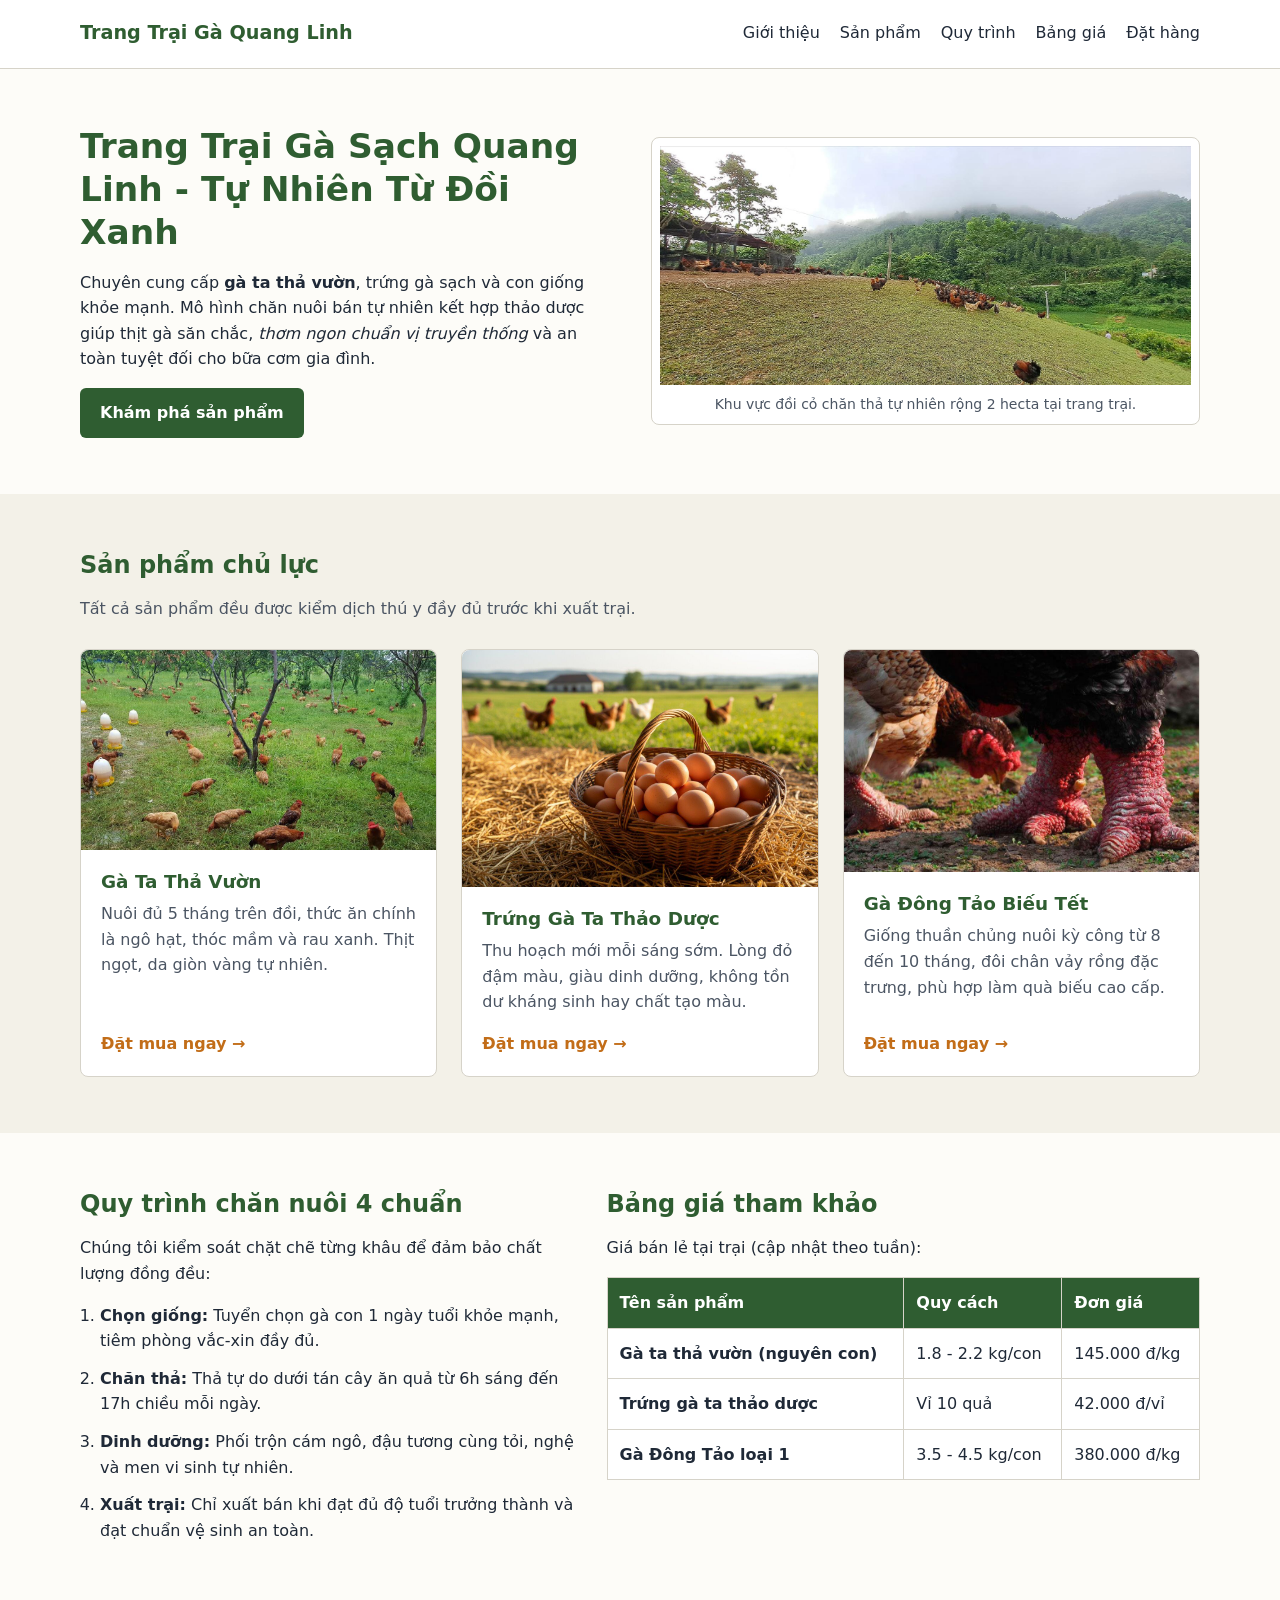
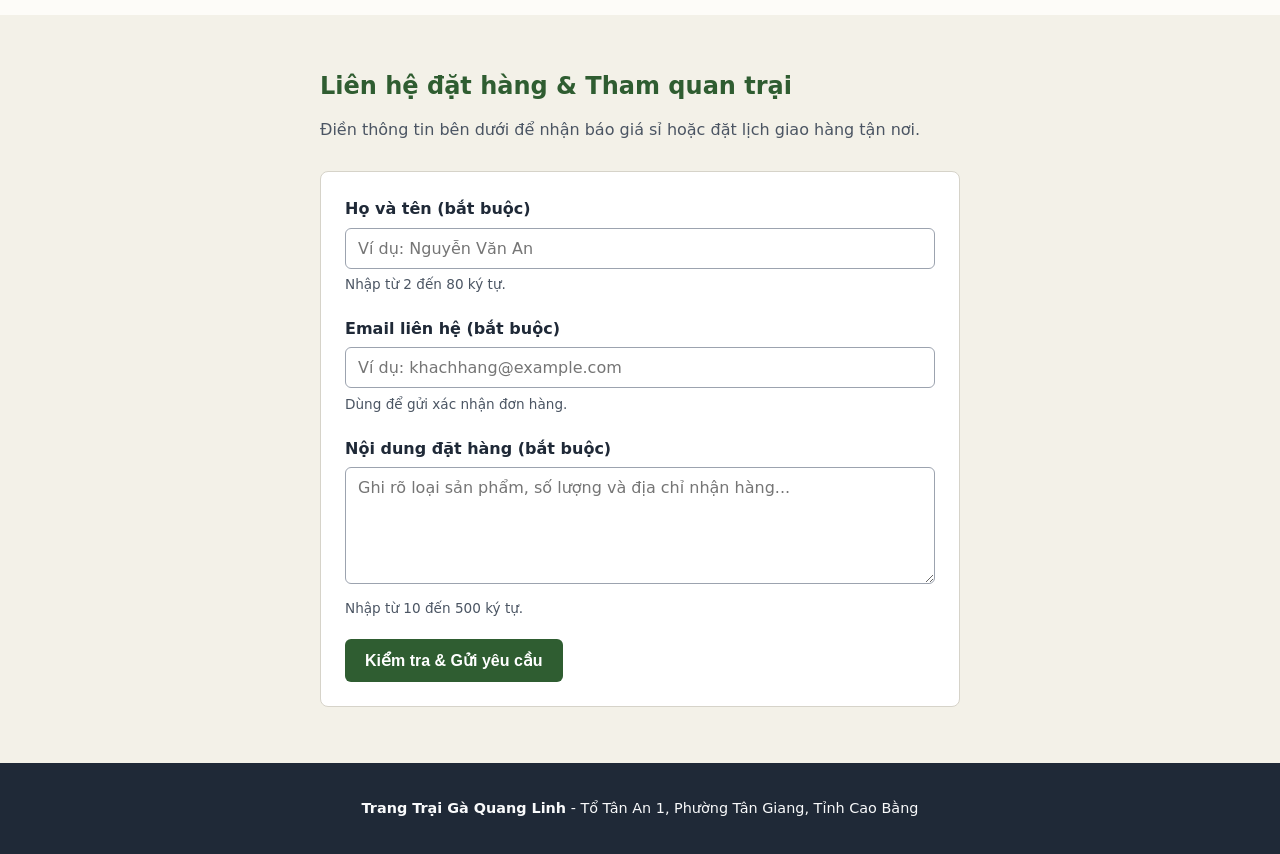
<file: index.html>
<!DOCTYPE html>
<html lang="vi">

<head>
    <meta charset="UTF-8">
    <meta name="viewport" content="width=device-width, initial-scale=1.0">
    <title>Trang Trại Gà Quang Linh</title>
    <link rel="stylesheet" href="css/style.css">
</head>

<body>
    <header class="site-header">
        <div class="container header-inner">
            <a href="index.html" class="brand">Trang Trại Gà Quang Linh</a>
            <nav class="site-nav" aria-label="Điều hướng chính">
                <a href="#gioi-thieu">Giới thiệu</a>
                <a href="#san-pham">Sản phẩm</a>
                <a href="#quy-trinh">Quy trình</a>
                <a href="#bang-gia">Bảng giá</a>
                <a href="#lien-he">Đặt hàng</a>
            </nav>
        </div>
    </header>

    <main>
        <section id="gioi-thieu" class="hero section">
            <div class="container hero-inner">
                <div class="hero-text">
                    <h1>Trang Trại Gà Sạch Quang Linh - Tự Nhiên Từ Đồi Xanh</h1>
                    <p>
                        Chuyên cung cấp <strong>gà ta thả vườn</strong>, trứng gà sạch và con giống khỏe mạnh.
                        Mô hình chăn nuôi bán tự nhiên kết hợp thảo dược giúp thịt gà săn chắc,
                        <em>thơm ngon chuẩn vị truyền thống</em> và an toàn tuyệt đối cho bữa cơm gia đình.
                    </p>
                    <a href="#san-pham" class="button">Khám phá sản phẩm</a>
                </div>
                <figure class="hero-media">
                    <img src="assets/images/trang-trai.jpg"
                        alt="Toàn cảnh khu đồi chăn nuôi gà thả vườn tại Trang Trại Gà Quang Linh" width="600"
                        height="400">
                    <figcaption>Khu vực đồi cỏ chăn thả tự nhiên rộng 2 hecta tại trang trại.</figcaption>
                </figure>
            </div>
        </section>

        <section id="san-pham" class="section section-alt">
            <div class="container">
                <h2>Sản phẩm chủ lực</h2>
                <p class="section-desc">Tất cả sản phẩm đều được kiểm dịch thú y đầy đủ trước khi xuất trại.</p>

                <div class="product-grid">
                    <article class="card">
                        <div class="card-thumb">
                            <img src="assets/images/ga-tha-vuon.jpg" alt="Gà ta thả vườn lông vàng óng khỏe mạnh"
                                width="400" height="260">
                        </div>
                        <div class="card-body">
                            <h3>Gà Ta Thả Vườn</h3>
                            <p>Nuôi đủ 5 tháng trên đồi, thức ăn chính là ngô hạt, thóc mầm và rau xanh. Thịt ngọt, da
                                giòn vàng tự nhiên.</p>
                            <a href="#lien-he" class="card-link">Đặt mua ngay →</a>
                        </div>
                    </article>

                    <article class="card">
                        <div class="card-thumb">
                            <img src="assets/images/trung-ga.jpg" alt="Khay trứng gà ta vỏ hồng tươi mới thu hoạch"
                                width="400" height="260">
                        </div>
                        <div class="card-body">
                            <h3>Trứng Gà Ta Thảo Dược</h3>
                            <p>Thu hoạch mới mỗi sáng sớm. Lòng đỏ đậm màu, giàu dinh dưỡng, không tồn dư kháng sinh hay
                                chất tạo màu.</p>
                            <a href="#lien-he" class="card-link">Đặt mua ngay →</a>
                        </div>
                    </article>

                    <article class="card">
                        <div class="card-thumb">
                            <img src="assets/images/ga-dong-tao.jpg" alt="Gà Đông Tảo thuần chủng chân to khỏe"
                                width="400" height="260">
                        </div>
                        <div class="card-body">
                            <h3>Gà Đông Tảo Biếu Tết</h3>
                            <p>Giống thuần chủng nuôi kỳ công từ 8 đến 10 tháng, đôi chân vảy rồng đặc trưng, phù hợp
                                làm quà biếu cao cấp.</p>
                            <a href="#lien-he" class="card-link">Đặt mua ngay →</a>
                        </div>
                    </article>
                </div>
            </div>
        </section>

        <section id="quy-trinh" class="section">
            <div class="container split-layout">
                <div class="process-box">
                    <h2>Quy trình chăn nuôi 4 chuẩn</h2>
                    <p>Chúng tôi kiểm soát chặt chẽ từng khâu để đảm bảo chất lượng đồng đều:</p>
                    <ol class="step-list">
                        <li><strong>Chọn giống:</strong> Tuyển chọn gà con 1 ngày tuổi khỏe mạnh, tiêm phòng vắc-xin đầy
                            đủ.</li>
                        <li><strong>Chăn thả:</strong> Thả tự do dưới tán cây ăn quả từ 6h sáng đến 17h chiều mỗi ngày.
                        </li>
                        <li><strong>Dinh dưỡng:</strong> Phối trộn cám ngô, đậu tương cùng tỏi, nghệ và men vi sinh tự
                            nhiên.</li>
                        <li><strong>Xuất trại:</strong> Chỉ xuất bán khi đạt đủ độ tuổi trưởng thành và đạt chuẩn vệ
                            sinh an toàn.</li>
                    </ol>
                </div>

                <div id="bang-gia" class="price-box">
                    <h2>Bảng giá tham khảo</h2>
                    <p>Giá bán lẻ tại trại (cập nhật theo tuần):</p>
                    <div class="table-wrapper">
                        <table>
                            <thead>
                                <tr>
                                    <th scope="col">Tên sản phẩm</th>
                                    <th scope="col">Quy cách</th>
                                    <th scope="col">Đơn giá</th>
                                </tr>
                            </thead>
                            <tbody>
                                <tr>
                                    <th scope="row">Gà ta thả vườn (nguyên con)</th>
                                    <td>1.8 - 2.2 kg/con</td>
                                    <td>145.000 đ/kg</td>
                                </tr>
                                <tr>
                                    <th scope="row">Trứng gà ta thảo dược</th>
                                    <td>Vỉ 10 quả</td>
                                    <td>42.000 đ/vỉ</td>
                                </tr>
                                <tr>
                                    <th scope="row">Gà Đông Tảo loại 1</th>
                                    <td>3.5 - 4.5 kg/con</td>
                                    <td>380.000 đ/kg</td>
                                </tr>
                            </tbody>
                        </table>
                    </div>
                </div>
            </div>
        </section>

        <section id="lien-he" class="section section-alt">
            <div class="container contact-container">
                <h2>Liên hệ đặt hàng & Tham quan trại</h2>
                <p class="section-desc">Điền thông tin bên dưới để nhận báo giá sỉ hoặc đặt lịch giao hàng tận nơi.</p>

                <form action="ket-qua.html" method="get" class="contact-form">
                    <div class="form-group">
                        <label for="fullname">Họ và tên (bắt buộc)</label>
                        <input type="text" id="fullname" name="fullname" placeholder="Ví dụ: Nguyễn Văn An"
                            autocomplete="name" required minlength="2" maxlength="80" aria-describedby="fullname-help">
                        <p id="fullname-help" class="help-text">Nhập từ 2 đến 80 ký tự.</p>
                    </div>

                    <div class="form-group">
                        <label for="email">Email liên hệ (bắt buộc)</label>
                        <input type="email" id="email" name="email" placeholder="Ví dụ: khachhang@example.com"
                            autocomplete="email" required aria-describedby="email-help">
                        <p id="email-help" class="help-text">Dùng để gửi xác nhận đơn hàng.</p>
                    </div>

                    <div class="form-group">
                        <label for="message">Nội dung đặt hàng (bắt buộc)</label>
                        <textarea id="message" name="message" rows="5"
                            placeholder="Ghi rõ loại sản phẩm, số lượng và địa chỉ nhận hàng..." required minlength="10"
                            maxlength="500" aria-describedby="message-help"></textarea>
                        <p id="message-help" class="help-text">Nhập từ 10 đến 500 ký tự.</p>
                    </div>

                    <button type="submit" class="button btn-submit">Kiểm tra & Gửi yêu cầu</button>
                </form>
            </div>
        </section>
    </main>

    <footer class="site-footer">
        <div class="container footer-inner">
            <p><strong>Trang Trại Gà Quang Linh</strong> - Tổ Tân An 1, Phường Tân Giang, Tỉnh Cao Bằng</p>
        </div>
    </footer>
</body>

</html>
</file>
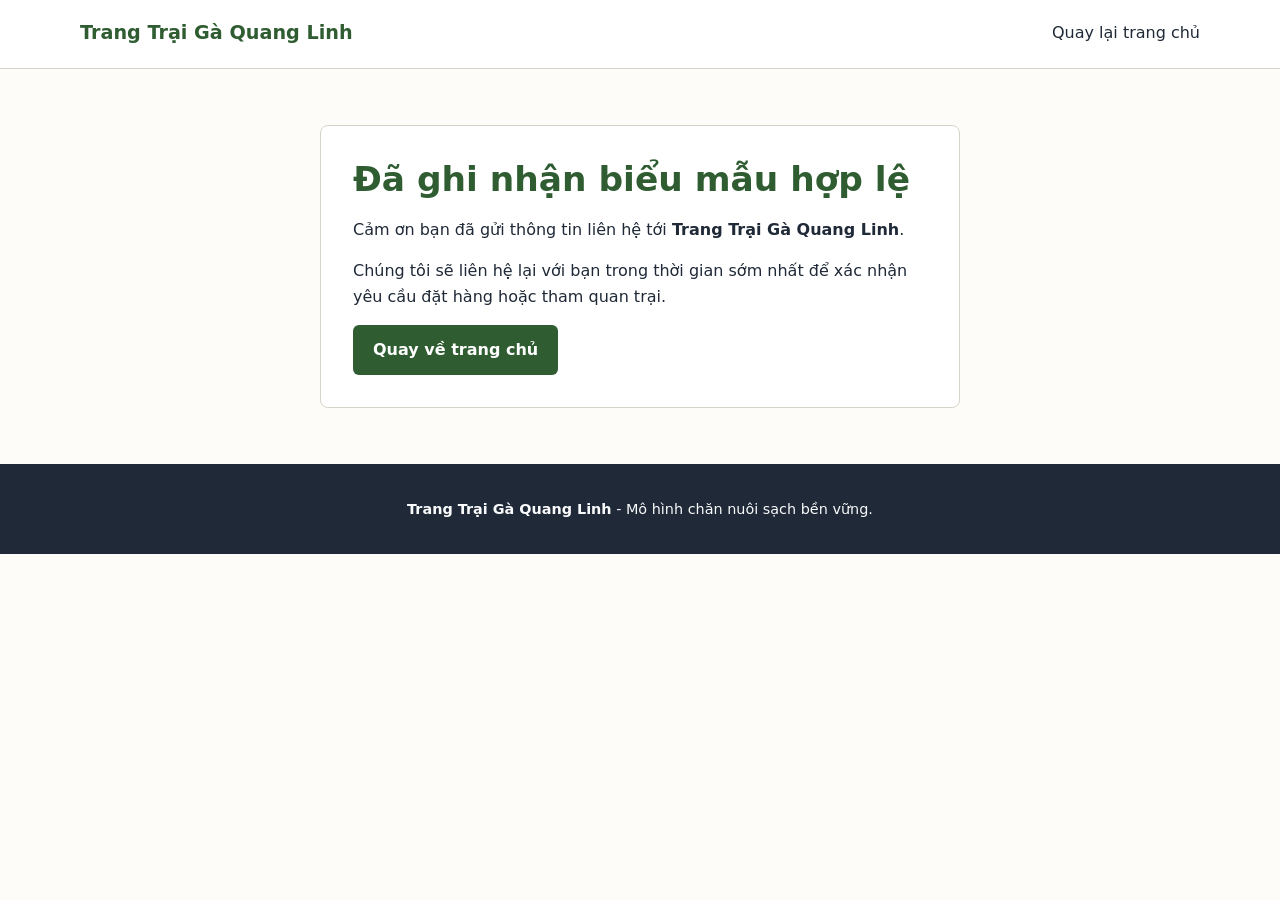
<file: ket-qua.html>
<!DOCTYPE html>
<html lang="vi">

<head>
    <meta charset="UTF-8">
    <meta name="viewport" content="width=device-width, initial-scale=1.0">
    <title>Xác nhận yêu cầu - Trang Trại Gà Quang Linh</title>
    <link rel="stylesheet" href="css/style.css">
</head>

<body>
    <header class="site-header">
        <div class="container header-inner">
            <a href="index.html" class="brand">Trang Trại Gà Quang Linh</a>
            <nav class="site-nav" aria-label="Điều hướng chính">
                <a href="index.html">Quay lại trang chủ</a>
            </nav>
        </div>
    </header>

    <main class="section">
        <div class="container result-box">
            <h1>Đã ghi nhận biểu mẫu hợp lệ</h1>
            <p>
                Cảm ơn bạn đã gửi thông tin liên hệ tới <strong>Trang Trại Gà Quang Linh</strong>.
            </p>
            <p>
                Chúng tôi sẽ liên hệ lại với bạn trong thời gian sớm nhất để xác nhận yêu cầu đặt hàng hoặc tham quan
                trại.
            </p>
            <a href="index.html" class="button">Quay về trang chủ</a>
        </div>
    </main>

    <footer class="site-footer">
        <div class="container footer-inner">
            <p><strong>Trang Trại Gà Quang Linh</strong> - Mô hình chăn nuôi sạch bền vững.</p>
        </div>
    </footer>
</body>

</html>
</file>
<file: css/style.css>
:root {
    --bg-page: #fdfcf8;
    --bg-alt: #f3f1e8;
    --bg-surface: #ffffff;
    --text-main: #1f2937;
    --text-muted: #4b5563;
    --primary: #2f5d31;
    --primary-hover: #214423;
    --accent: #c26d18;
    --border-color: #d6d3c9;
    --error-color: #b91c1c;
    --focus-ring: #1d4ed8;
}

*,
*::before,
*::after {
    box-sizing: border-box;
}

html {
    scroll-behavior: smooth;
}

body {
    margin: 0;
    font-family: system-ui, -apple-system, "Segoe UI", Roboto, Arial, sans-serif;
    line-height: 1.6;
    color: var(--text-main);
    background-color: var(--bg-page);
}

img {
    display: block;
    max-width: 100%;
    height: auto;
}

.container {
    width: 100%;
    max-width: 72rem;
    margin-inline: auto;
    padding-inline: 1rem;
}

.section {
    padding-block: 2.5rem;
}

.section-alt {
    background-color: var(--bg-alt);
}

h1,
h2,
h3 {
    line-height: 1.25;
    margin-top: 0;
    color: var(--primary);
}

h1 {
    font-size: 1.75rem;
    margin-bottom: 1rem;
}

h2 {
    font-size: 1.5rem;
    margin-bottom: 0.75rem;
}

h3 {
    font-size: 1.15rem;
    margin-bottom: 0.5rem;
}

.section-desc {
    color: var(--text-muted);
    margin-bottom: 1.75rem;
}

.site-header {
    background-color: var(--bg-surface);
    border-bottom: 1px solid var(--border-color);
    padding-block: 1rem;
}

.header-inner {
    display: flex;
    flex-direction: column;
    gap: 0.75rem;
}

.brand {
    font-size: 1.2rem;
    font-weight: 700;
    color: var(--primary);
    text-decoration: none;
}

.site-nav {
    display: flex;
    flex-wrap: wrap;
    gap: 0.5rem 1.25rem;
}

.site-nav a {
    color: var(--text-main);
    text-decoration: none;
    font-weight: 500;
    padding-block: 0.25rem;
    border-bottom: 2px solid transparent;
    transition: color 180ms ease, border-color 180ms ease;
}

.site-nav a:hover {
    color: var(--primary);
    border-bottom-color: var(--primary);
}

.hero-inner {
    display: flex;
    flex-direction: column;
    gap: 1.5rem;
}

.hero-media {
    margin: 0;
    background-color: var(--bg-surface);
    padding: 0.5rem;
    border: 1px solid var(--border-color);
    border-radius: 0.5rem;
}

.hero-media figcaption {
    font-size: 0.875rem;
    color: var(--text-muted);
    margin-top: 0.5rem;
    text-align: center;
}

.button {
    display: inline-block;
    background-color: var(--primary);
    color: #ffffff;
    font-weight: 600;
    text-decoration: none;
    padding: 0.75rem 1.25rem;
    border: none;
    border-radius: 0.375rem;
    cursor: pointer;
    font-size: 1rem;
    transition: background-color 180ms ease, transform 180ms ease;
}

.button:hover {
    background-color: var(--primary-hover);
}

.button:active:not(:disabled) {
    transform: translateY(1px);
}

a:focus-visible,
button:focus-visible,
input:focus-visible,
textarea:focus-visible {
    outline: 3px solid var(--focus-ring);
    outline-offset: 3px;
}

.product-grid {
    display: grid;
    grid-template-columns: minmax(0, 1fr);
    gap: 1.5rem;
}

.card {
    min-width: 0;
    background-color: var(--bg-surface);
    border: 1px solid var(--border-color);
    border-radius: 0.5rem;
    display: flex;
    flex-direction: column;
    transition: transform 180ms ease, box-shadow 180ms ease;
}

.card:hover,
.card:focus-within {
    transform: translateY(-4px);
    box-shadow: 0 8px 20px rgba(0, 0, 0, 0.08);
}

.card-thumb {
    overflow: hidden;
    border-top-left-radius: 0.5rem;
    border-top-right-radius: 0.5rem;
}

.card-body {
    padding: 1.25rem;
    display: flex;
    flex-direction: column;
    flex-grow: 1;
}

.card-body p {
    margin-top: 0;
    margin-bottom: 1rem;
    color: var(--text-muted);
}

.card-link {
    margin-top: auto;
    color: var(--accent);
    font-weight: 600;
    text-decoration: none;
    overflow-wrap: anywhere;
}

.card-link:hover {
    text-decoration: underline;
}

.split-layout {
    display: grid;
    grid-template-columns: minmax(0, 1fr);
    gap: 2rem;
}

.process-box,
.price-box {
    min-width: 0;
}

.step-list {
    padding-left: 1.25rem;
}

.step-list li {
    margin-bottom: 0.75rem;
}

.table-wrapper {
    overflow-x: auto;
}

table {
    width: 100%;
    border-collapse: collapse;
    background-color: var(--bg-surface);
}

th,
td {
    padding: 0.75rem;
    text-align: left;
    border: 1px solid var(--border-color);
}

thead th {
    background-color: var(--primary);
    color: #ffffff;
}

tbody th {
    font-weight: 600;
}

.contact-container {
    max-width: 42rem;
}

.contact-form {
    background-color: var(--bg-surface);
    padding: 1.5rem;
    border: 1px solid var(--border-color);
    border-radius: 0.5rem;
}

.form-group {
    margin-bottom: 1.25rem;
}

label {
    display: block;
    font-weight: 600;
    margin-bottom: 0.375rem;
}

input,
textarea {
    width: 100%;
    padding: 0.625rem 0.75rem;
    font-family: inherit;
    font-size: 1rem;
    color: var(--text-main);
    background-color: #ffffff;
    border: 1px solid #9ca3af;
    border-radius: 0.375rem;
}

input:user-invalid,
textarea:user-invalid {
    border: 2px solid var(--error-color);
}

.help-text {
    font-size: 0.85rem;
    color: var(--text-muted);
    margin-top: 0.35rem;
    margin-bottom: 0;
}

.btn-submit {
    width: 100%;
}

.result-box {
    max-width: 40rem;
    background-color: var(--bg-surface);
    padding: 2rem;
    border: 1px solid var(--border-color);
    border-radius: 0.5rem;
}

.notice-box {
    background-color: var(--bg-alt);
    border-left: 4px solid var(--accent);
    padding: 1rem;
    margin-block: 1.25rem;
}

.site-footer {
    background-color: #1f2937;
    color: #f9fafb;
    padding-block: 1.75rem;
    text-align: center;
}

.site-footer p {
    margin-block: 0.35rem;
    font-size: 0.9rem;
}

.site-footer a {
    color: #fbbf24;
    overflow-wrap: anywhere;
}

@media (min-width: 640px) {
    h1 {
        font-size: 2.15rem;
    }

    .header-inner {
        flex-direction: row;
        justify-content: space-between;
        align-items: center;
    }

    .product-grid {
        grid-template-columns: repeat(2, minmax(0, 1fr));
    }

    .btn-submit {
        width: auto;
    }
}

@media (min-width: 960px) {
    .section {
        padding-block: 3.5rem;
    }

    .hero-inner {
        flex-direction: row;
        align-items: center;
        gap: 2.5rem;
    }

    .hero-text {
        flex: 1;
    }

    .hero-media {
        flex: 1;
    }

    .product-grid {
        grid-template-columns: repeat(3, minmax(0, 1fr));
    }

    .split-layout {
        grid-template-columns: minmax(0, 1fr) minmax(0, 1.2fr);
        align-items: start;
    }
}
</file>
